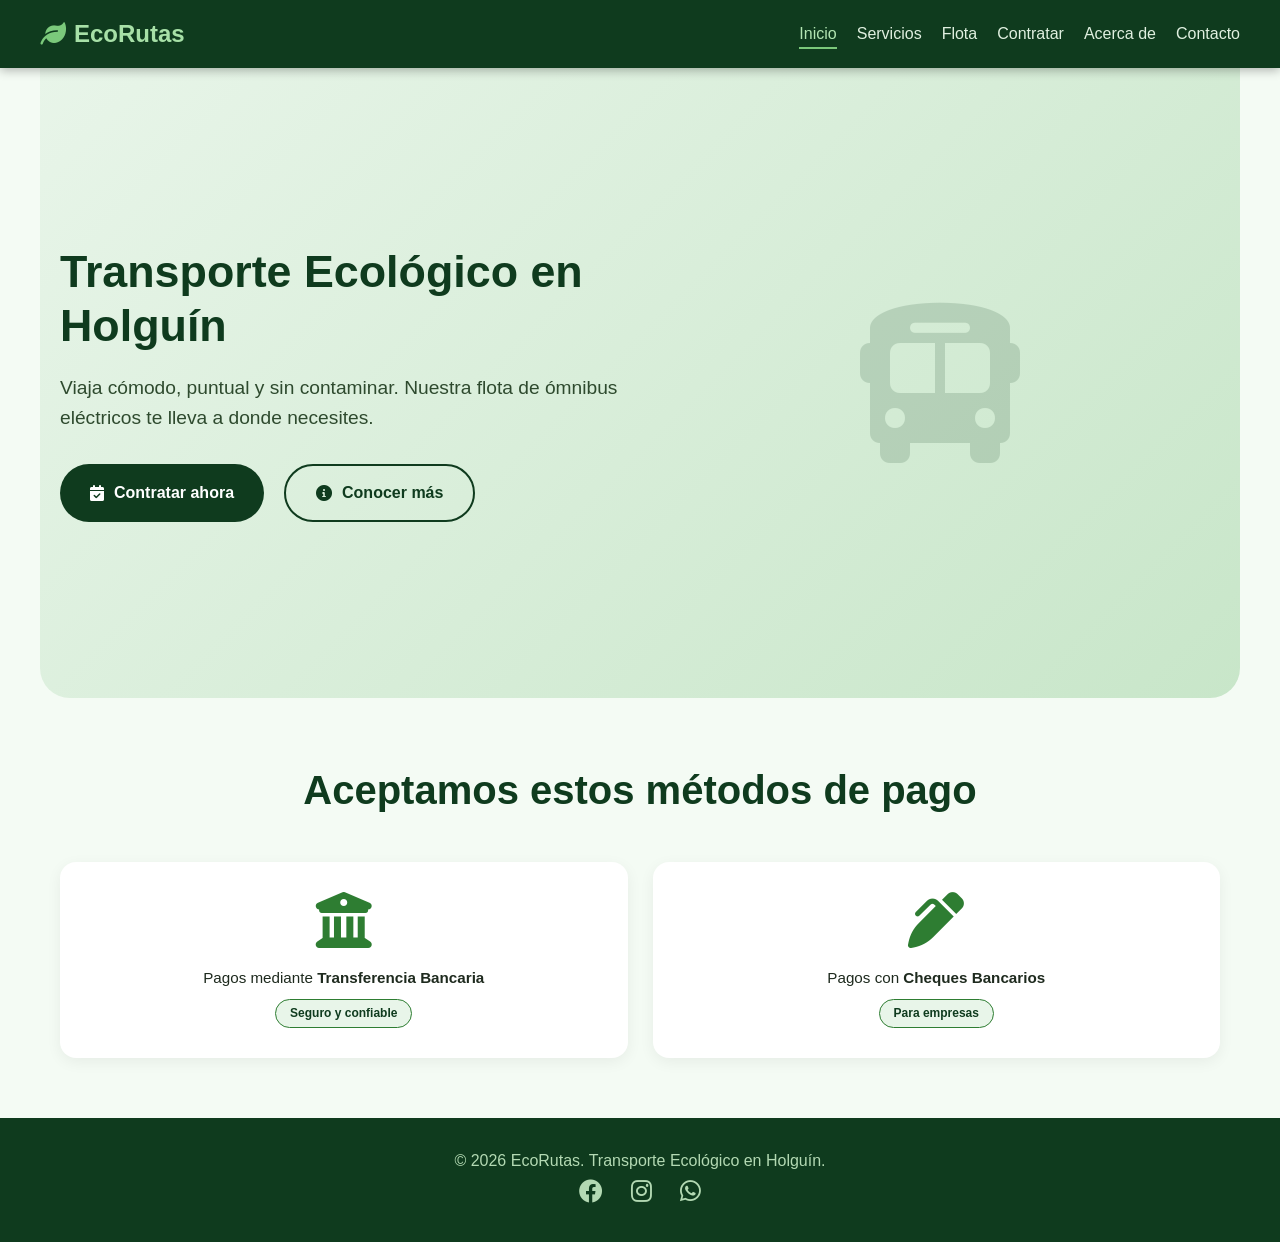
<file: index.html>
<!DOCTYPE html>
<html lang="es">
<head>
    <meta charset="UTF-8" />
    <meta name="viewport" content="width=device-width, initial-scale=1.0" />
    <title>EcoRutas - Inicio</title>
    <link rel="stylesheet" href="estilo.css" />
    <link rel="stylesheet" href="https://cdnjs.cloudflare.com/ajax/libs/font-awesome/6.0.0-beta3/css/all.min.css" />
</head>
<body>
    <!-- ENCABEZADO / NAVEGACIÓN -->
    <header>
        <nav class="navbar">
            <div class="logo">
                <i class="fas fa-leaf"></i>
                <span>EcoRutas</span>
            </div>
            <ul class="nav-links">
                <li><a href="index.html" class="active">Inicio</a></li>
                <li><a href="servicios.html">Servicios</a></li>
                <li><a href="flota.html">Flota</a></li>
                <li><a href="contratar.html">Contratar</a></li>
                <li><a href="acerca.html">Acerca de</a></li>
                <li><a href="contacto.html">Contacto</a></li>
            </ul>
            <div class="hamburger" id="hamburger">
                <i class="fas fa-bars"></i>
            </div>
        </nav>
    </header>

    <!-- SECCIÓN HERO -->
    <section class="hero">
        <div class="hero-content">
            <h1>Transporte Ecológico en Holguín</h1>
            <p>
                Viaja cómodo, puntual y sin contaminar. Nuestra flota de
                ómnibus eléctricos te lleva a donde necesites.
            </p>
            <div class="hero-buttons">
                <a href="contratar.html" class="btn btn-primary">
                    <i class="fas fa-calendar-check"></i> Contratar ahora
                </a>
                <a href="acerca.html" class="btn btn-secondary">
                    <i class="fas fa-info-circle"></i> Conocer más
                </a>
            </div>
        </div>
        <div class="hero-image">
            <i class="fas fa-bus icon-bus"></i>
        </div>
    </section>

    <!-- SECCIÓN MÉTODOS DE PAGO (Actualizada) -->
    <section class="pagos">
        <h2>Aceptamos estos métodos de pago</h2>
        <div class="pagos-grid">
            <div class="pago-card">
                <i class="fas fa-university icono-pago"></i>
                <p>Pagos mediante <strong>Transferencia Bancaria</strong></p>
                <span class="badge-pago">Seguro y confiable</span>
            </div>
            <div class="pago-card">
                <i class="fas fa-pen-alt icono-pago"></i>
                <p>Pagos con <strong>Cheques Bancarios</strong></p>
                <span class="badge-pago">Para empresas</span>
            </div>
        </div>
    </section>

    <!-- PIE DE PÁGINA -->
    <footer>
        <p>&copy; 2026 EcoRutas. Transporte Ecológico en Holguín.</p>
        <div class="social">
            <a href="#"><i class="fab fa-facebook"></i></a>
            <a href="#"><i class="fab fa-instagram"></i></a>
            <a href="#"><i class="fab fa-whatsapp"></i></a>
        </div>
    </footer>

    <script src="script.js"></script>
</body>
</html>
</file>
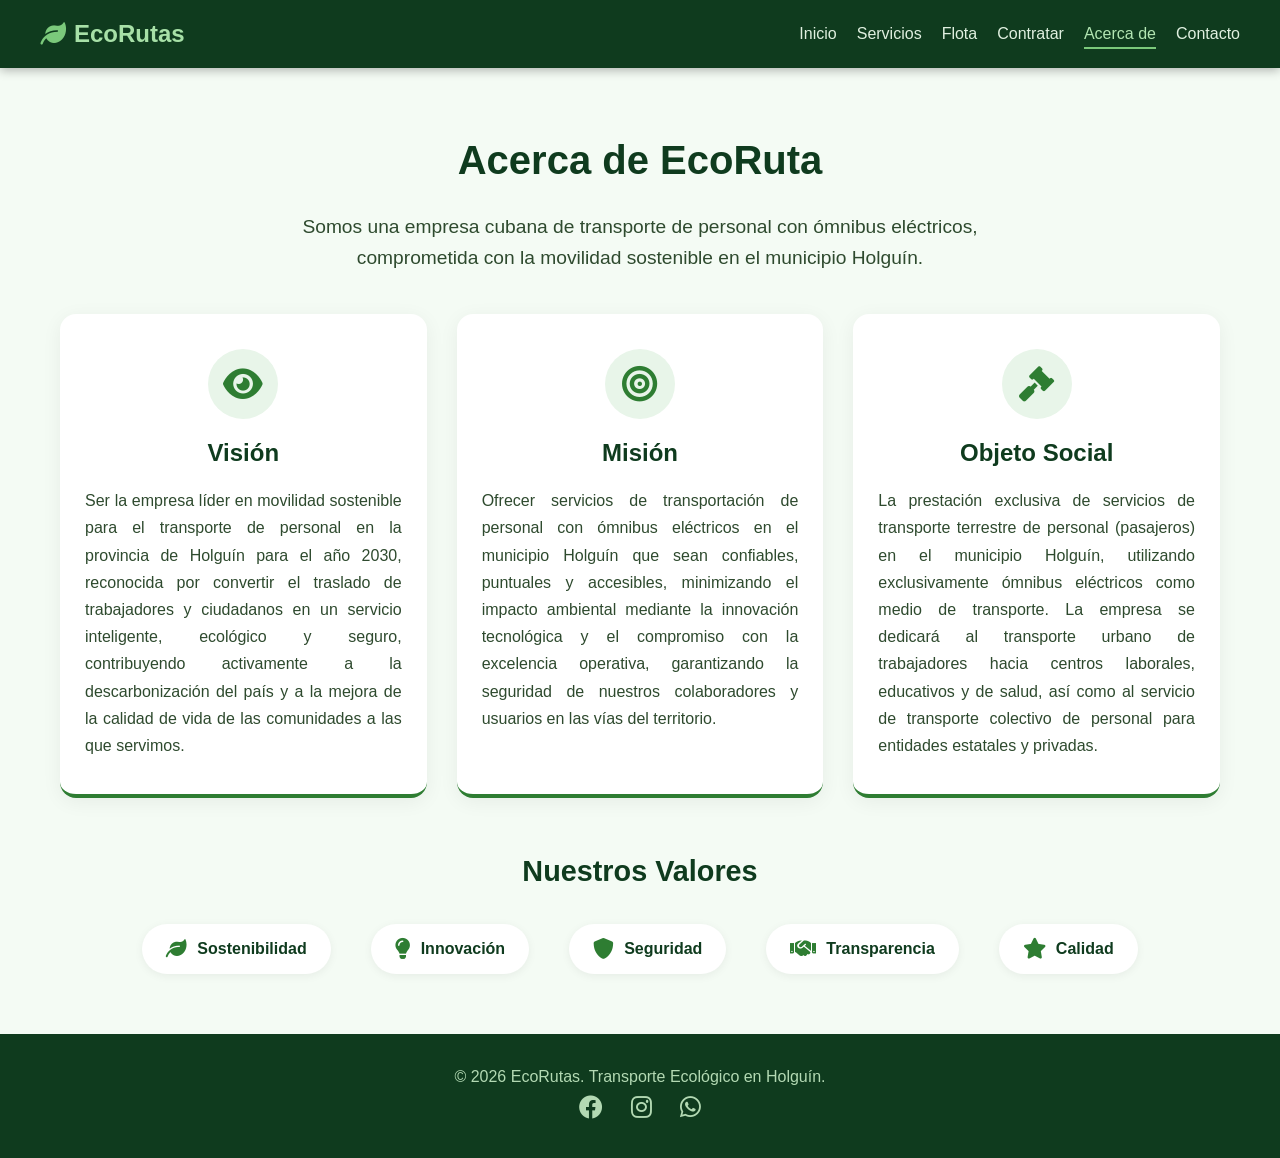
<file: acerca.html>
<!DOCTYPE html>
<html lang="es">
<head>
    <meta charset="UTF-8" />
    <meta name="viewport" content="width=device-width, initial-scale=1.0" />
    <title>EcoRuta - Acerca de Nosotros</title>
    <link rel="stylesheet" href="estilo.css" />
    <link rel="stylesheet" href="https://cdnjs.cloudflare.com/ajax/libs/font-awesome/6.0.0-beta3/css/all.min.css" />
</head>
<body>
    <!-- ENCABEZADO / NAVEGACIÓN -->
    <header>
        <nav class="navbar">
            <div class="logo">
                <i class="fas fa-leaf"></i>
                <span>EcoRutas</span>
            </div>
            <ul class="nav-links">
                <li><a href="index.html">Inicio</a></li>
                <li><a href="servicios.html">Servicios</a></li>
                <li><a href="flota.html">Flota</a></li>
                <li><a href="contratar.html">Contratar</a></li>
                <li><a href="acerca.html" class="active">Acerca de</a></li>
                <li><a href="contacto.html">Contacto</a></li>
            </ul>
            <div class="hamburger" id="hamburger">
                <i class="fas fa-bars"></i>
            </div>
        </nav>
    </header>

    <!-- SECCIÓN ACERCA DE NOSOTROS -->
    <section class="acerca">
        <h2>Acerca de EcoRuta</h2>
        <p class="acerca-intro">
            Somos una empresa cubana de transporte de personal con ómnibus eléctricos,
            comprometida con la movilidad sostenible en el municipio Holguín.
        </p>

        <div class="acerca-grid">
            <!-- VISIÓN -->
            <div class="acerca-card">
                <div class="acerca-icon">
                    <i class="fas fa-eye"></i>
                </div>
                <h3>Visión</h3>
                <p>
                    Ser la empresa líder en movilidad sostenible para el transporte de personal
                    en la provincia de Holguín para el año 2030, reconocida por convertir el
                    traslado de trabajadores y ciudadanos en un servicio inteligente, ecológico
                    y seguro, contribuyendo activamente a la descarbonización del país y a la
                    mejora de la calidad de vida de las comunidades a las que servimos.
                </p>
            </div>

            <!-- MISIÓN -->
            <div class="acerca-card">
                <div class="acerca-icon">
                    <i class="fas fa-bullseye"></i>
                </div>
                <h3>Misión</h3>
                <p>
                    Ofrecer servicios de transportación de personal con ómnibus eléctricos en
                    el municipio Holguín que sean confiables, puntuales y accesibles,
                    minimizando el impacto ambiental mediante la innovación tecnológica y el
                    compromiso con la excelencia operativa, garantizando la seguridad de
                    nuestros colaboradores y usuarios en las vías del territorio.
                </p>
            </div>

            <!-- OBJETO SOCIAL -->
            <div class="acerca-card">
                <div class="acerca-icon">
                    <i class="fas fa-gavel"></i>
                </div>
                <h3>Objeto Social</h3>
                <p>
                    La prestación exclusiva de servicios de transporte terrestre de personal
                    (pasajeros) en el municipio Holguín, utilizando exclusivamente ómnibus
                    eléctricos como medio de transporte. La empresa se dedicará al transporte
                    urbano de trabajadores hacia centros laborales, educativos y de salud,
                    así como al servicio de transporte colectivo de personal para entidades
                    estatales y privadas.
                </p>
            </div>
        </div>

        <!-- VALORES (Opcional - añade valor a la sección) -->
        <div style="margin-top: 50px; text-align: center;">
            <h3 style="color: #0f3b1e; margin-bottom: 30px; font-size: 1.8rem;">Nuestros Valores</h3>
            <div class="valores-grid">
                <div class="valor-item">
                    <i class="fas fa-leaf"></i>
                    <span>Sostenibilidad</span>
                </div>
                <div class="valor-item">
                    <i class="fas fa-lightbulb"></i>
                    <span>Innovación</span>
                </div>
                <div class="valor-item">
                    <i class="fas fa-shield-alt"></i>
                    <span>Seguridad</span>
                </div>
                <div class="valor-item">
                    <i class="fas fa-handshake"></i>
                    <span>Transparencia</span>
                </div>
                <div class="valor-item">
                    <i class="fas fa-star"></i>
                    <span>Calidad</span>
                </div>
            </div>
        </div>
    </section>

    <!-- PIE DE PÁGINA -->
    <footer>
        <p>&copy; 2026 EcoRutas. Transporte Ecológico en Holguín.</p>
        <div class="social">
            <a href="#"><i class="fab fa-facebook"></i></a>
            <a href="#"><i class="fab fa-instagram"></i></a>
            <a href="#"><i class="fab fa-whatsapp"></i></a>
        </div>
    </footer>

    <script src="script.js"></script>
</body>
</html>
</file>
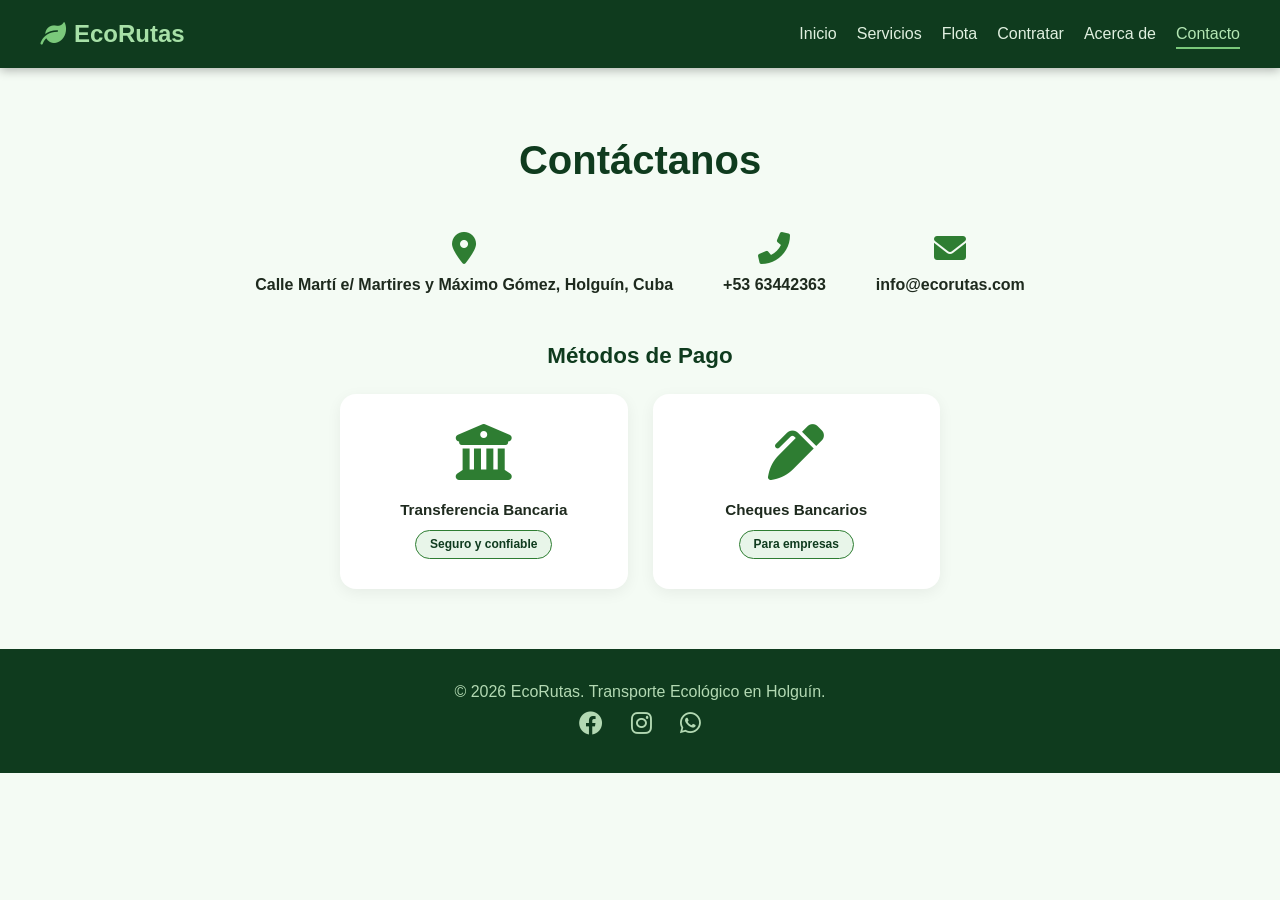
<file: contacto.html>
<!DOCTYPE html>
<html lang="es">
<head>
    <meta charset="UTF-8" />
    <meta name="viewport" content="width=device-width, initial-scale=1.0" />
    <title>EcoRutas - Contacto</title>
    <link rel="stylesheet" href="estilo.css" />
    <link rel="stylesheet" href="https://cdnjs.cloudflare.com/ajax/libs/font-awesome/6.0.0-beta3/css/all.min.css" />
</head>
<body>
    <header>
        <nav class="navbar">
            <div class="logo">
                <i class="fas fa-leaf"></i>
                <span>EcoRutas</span>
            </div>
            <ul class="nav-links">
                <li><a href="index.html">Inicio</a></li>
                <li><a href="servicios.html">Servicios</a></li>
                <li><a href="flota.html">Flota</a></li>
                <li><a href="contratar.html">Contratar</a></li>
                <li><a href="acerca.html">Acerca de</a></li>
                <li><a href="contacto.html" class="active">Contacto</a></li>
            </ul>
            <div class="hamburger" id="hamburger">
                <i class="fas fa-bars"></i>
            </div>
        </nav>
    </header>

    <section class="contacto">
        <h2>Contáctanos</h2>
        <div class="contacto-info">
            <div>
                <i class="fas fa-map-marker-alt"></i>
                <p><strong>Calle Martí e/ Martires y Máximo Gómez, Holguín, Cuba</strong></p>
            </div>
            <div>
                <i class="fas fa-phone-alt"></i>
                <p><strong>+53 63442363</strong></p>
            </div>
            <div>
                <i class="fas fa-envelope"></i>
                <p><strong>info@ecorutas.com</strong></p>
            </div>
        </div>

        <!-- Métodos de pago en contacto (ACTUALIZADO) -->
        <div style="margin-top: 40px; text-align: center;">
            <h3 style="color: #0f3b1e; margin-bottom: 20px;">Métodos de Pago</h3>
            <div class="pagos-grid" style="max-width: 600px; margin: 0 auto;">
                <div class="pago-card">
                    <i class="fas fa-university icono-pago"></i>
                    <p><strong>Transferencia Bancaria</strong></p>
                    <span class="badge-pago">Seguro y confiable</span>
                </div>
                <div class="pago-card">
                    <i class="fas fa-pen-alt icono-pago"></i>
                    <p><strong>Cheques Bancarios</strong></p>
                    <span class="badge-pago">Para empresas</span>
                </div>
            </div>
        </div>
    </section>

    <footer>
        <p>&copy; 2026 EcoRutas. Transporte Ecológico en Holguín.</p>
        <div class="social">
            <a href="#"><i class="fab fa-facebook"></i></a>
            <a href="#"><i class="fab fa-instagram"></i></a>
            <a href="#"><i class="fab fa-whatsapp"></i></a>
        </div>
    </footer>

    <script src="script.js"></script>
</body>
</html>
</file>
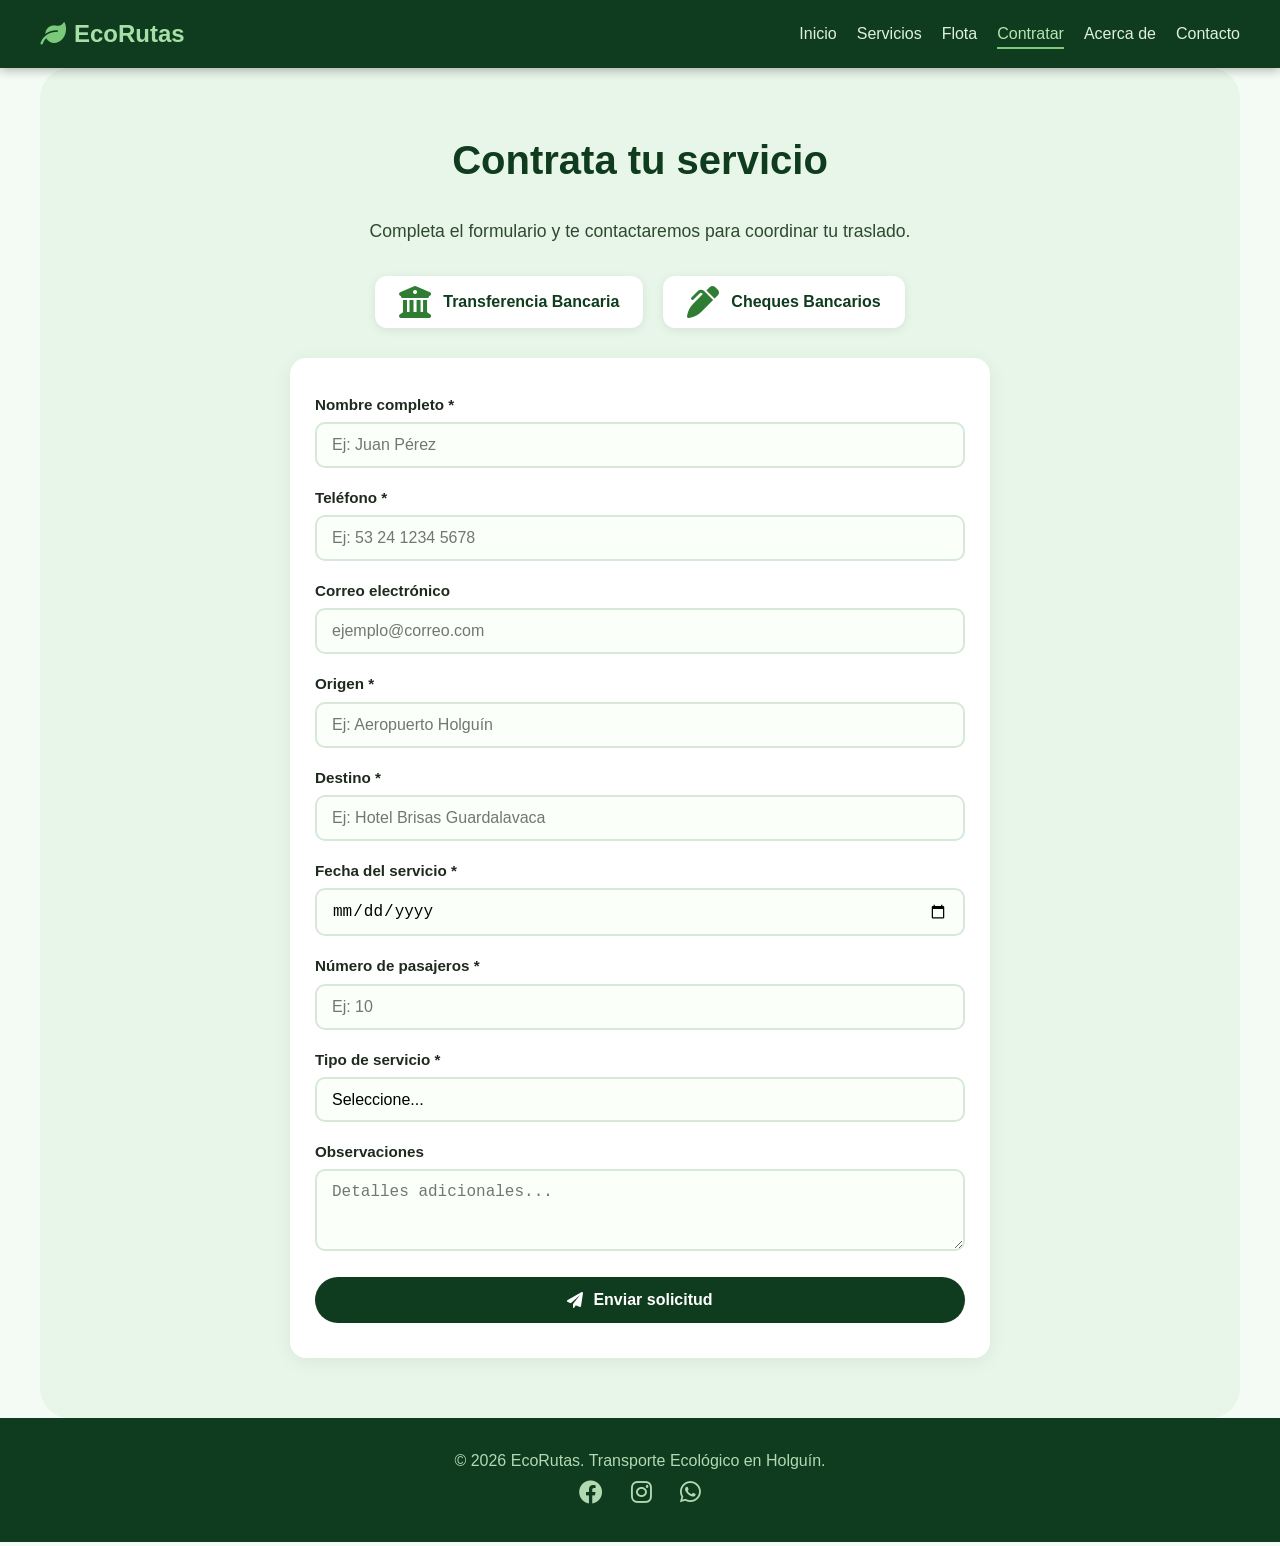
<file: contratar.html>
<!DOCTYPE html>
<html lang="es">
<head>
    <meta charset="UTF-8" />
    <meta name="viewport" content="width=device-width, initial-scale=1.0" />
    <title>EcoRutas - Contratar</title>
    <link rel="stylesheet" href="estilo.css" />
    <link rel="stylesheet" href="https://cdnjs.cloudflare.com/ajax/libs/font-awesome/6.0.0-beta3/css/all.min.css" />
</head>
<body>
    <header>
        <nav class="navbar">
            <div class="logo">
                <i class="fas fa-leaf"></i>
                <span>EcoRutas</span>
            </div>
            <ul class="nav-links">
                <li><a href="index.html">Inicio</a></li>
                <li><a href="servicios.html">Servicios</a></li>
                <li><a href="flota.html">Flota</a></li>
                <li><a href="contratar.html" class="active">Contratar</a></li>
                <li><a href="acerca.html">Acerca de</a></li>
                <li><a href="contacto.html">Contacto</a></li>
            </ul>
            <div class="hamburger" id="hamburger">
                <i class="fas fa-bars"></i>
            </div>
        </nav>
    </header>

    <section class="contratar">
        <h2>Contrata tu servicio</h2>
        
        <!-- TEXTO CORREGIDO: alineado a la izquierda y con mejor espaciado -->
        <p class="contratar-descripcion">
            Completa el formulario y te contactaremos para coordinar tu traslado.
        </p>

        <!-- Métodos de pago destacados -->
        <div class="metodos-pago-destacados">
            <div class="metodo-pago-item">
                <i class="fas fa-university" style="font-size: 2rem; color: #2e7d32;"></i>
                <span><strong>Transferencia Bancaria</strong></span>
            </div>
            <div class="metodo-pago-item">
                <i class="fas fa-pen-alt" style="font-size: 2rem; color: #2e7d32;"></i>
                <span><strong>Cheques Bancarios</strong></span>
            </div>
        </div>

        <form id="contrato-form">
            <div class="form-group">
                <label for="nombre">Nombre completo *</label>
                <input type="text" id="nombre" placeholder="Ej: Juan Pérez" required />
            </div>
            <div class="form-group">
                <label for="telefono">Teléfono *</label>
                <input type="text" id="telefono" placeholder="Ej: 53 24 1234 5678" required />
            </div>
            <div class="form-group">
                <label for="email">Correo electrónico</label>
                <input type="email" id="email" placeholder="ejemplo@correo.com" />
            </div>
            <div class="form-group">
                <label for="origen">Origen *</label>
                <input type="text" id="origen" placeholder="Ej: Aeropuerto Holguín" required />
            </div>
            <div class="form-group">
                <label for="destino">Destino *</label>
                <input type="text" id="destino" placeholder="Ej: Hotel Brisas Guardalavaca" required />
            </div>
            <div class="form-group">
                <label for="fecha">Fecha del servicio *</label>
                <input type="date" id="fecha" required />
            </div>
            <div class="form-group">
                <label for="pasajeros">Número de pasajeros *</label>
                <input type="number" id="pasajeros" min="1" max="40" placeholder="Ej: 10" required />
            </div>
            <div class="form-group">
                <label for="tipo">Tipo de servicio *</label>
                <select id="tipo" required>
                    <option value="">Seleccione...</option>
                    <option value="corporativo">Corporativo (USD)</option>
                    <option value="empresarial">Empresarial (CUP)</option>
                    <option value="grupo">Grupo</option>
                </select>
            </div>
            <div class="form-group">
                <label for="mensaje">Observaciones</label>
                <textarea id="mensaje" rows="3" placeholder="Detalles adicionales..."></textarea>
            </div>
            <button type="submit" class="btn btn-primary btn-full">
                <i class="fas fa-paper-plane"></i> Enviar solicitud
            </button>
        </form>

        <div id="mensaje-confirmacion" style="display: none; margin-top: 20px; padding: 15px; background: #d4edda; color: #155724; border-radius: 8px;">
            <i class="fas fa-check-circle"></i> ¡Solicitud enviada! Te contactaremos pronto.
        </div>
    </section>

    <footer>
        <p>&copy; 2026 EcoRutas. Transporte Ecológico en Holguín.</p>
        <div class="social">
            <a href="#"><i class="fab fa-facebook"></i></a>
            <a href="#"><i class="fab fa-instagram"></i></a>
            <a href="#"><i class="fab fa-whatsapp"></i></a>
        </div>
    </footer>

    <script src="script.js"></script>
</body>
</html>
</file>
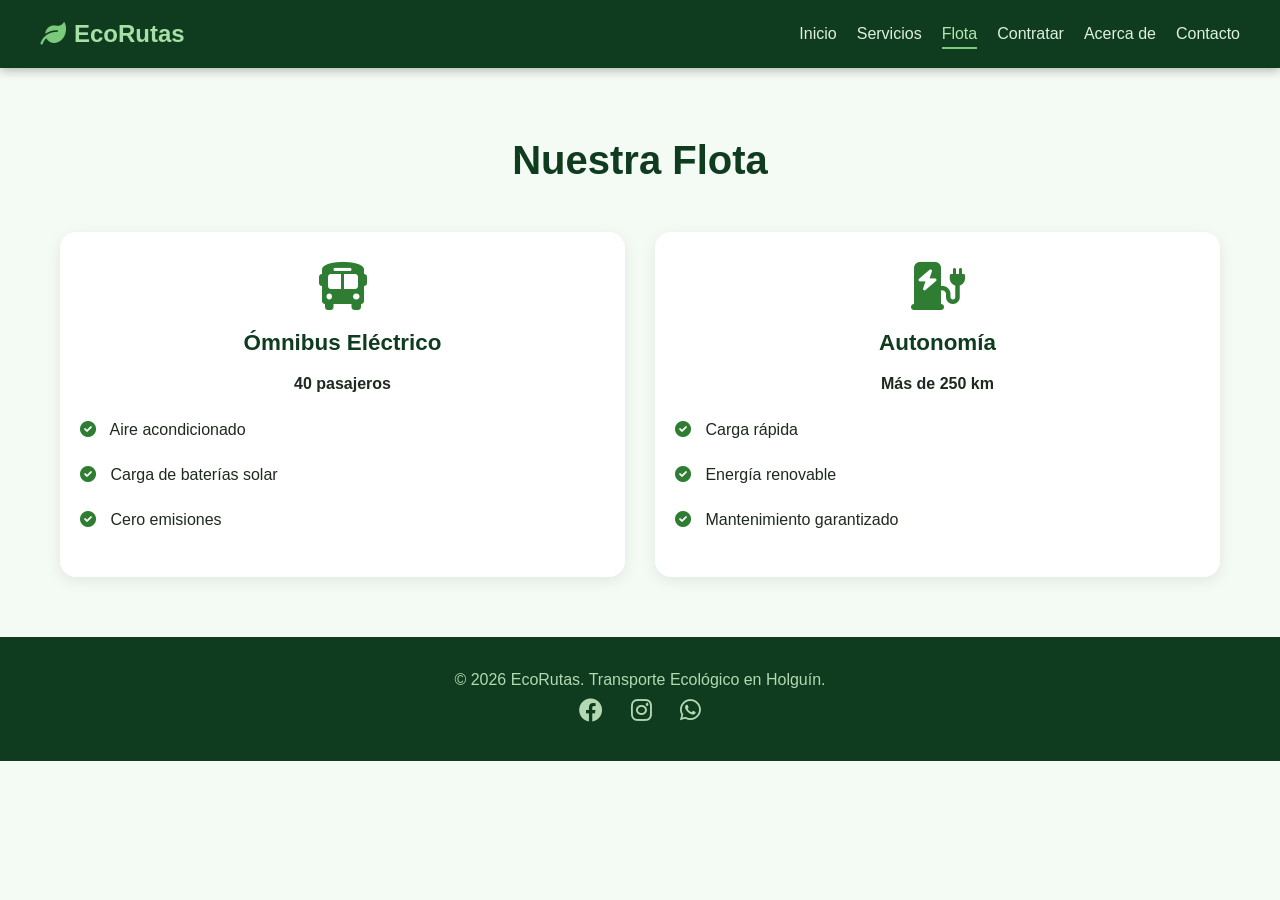
<file: flota.html>
<!DOCTYPE html>
<html lang="es">
<head>
    <meta charset="UTF-8" />
    <meta name="viewport" content="width=device-width, initial-scale=1.0" />
    <title>EcoRutas - Flota</title>
    <link rel="stylesheet" href="estilo.css" />
    <link rel="stylesheet" href="https://cdnjs.cloudflare.com/ajax/libs/font-awesome/6.0.0-beta3/css/all.min.css" />
</head>
<body>
    <header>
        <nav class="navbar">
            <div class="logo">
                <i class="fas fa-leaf"></i>
                <span>EcoRutas</span>
            </div>
            <ul class="nav-links">
                <li><a href="index.html">Inicio</a></li>
                <li><a href="servicios.html">Servicios</a></li>
                <li><a href="flota.html" class="active">Flota</a></li>
                <li><a href="contratar.html">Contratar</a></li>
                <li><a href="acerca.html">Acerca de</a></li>
                <li><a href="contacto.html">Contacto</a></li>
            </ul>
            <div class="hamburger" id="hamburger">
                <i class="fas fa-bars"></i>
            </div>
        </nav>
    </header>

    <section class="flota">
        <h2>Nuestra Flota</h2>
        <div class="flota-container">
            <div class="flota-item">
                <i class="fas fa-bus"></i>
                <h3>Ómnibus Eléctrico</h3>
                <p><strong>40 pasajeros</strong></p>
                <ul>
                    <li><i class="fas fa-check-circle"></i> Aire acondicionado</li>
                    <li><i class="fas fa-check-circle"></i> Carga de baterías solar</li>
                    <li><i class="fas fa-check-circle"></i> Cero emisiones</li>
                </ul>
            </div>
            <div class="flota-item">
                <i class="fas fa-charging-station"></i>
                <h3>Autonomía</h3>
                <p><strong>Más de 250 km</strong></p>
                <ul>
                    <li><i class="fas fa-check-circle"></i> Carga rápida</li>
                    <li><i class="fas fa-check-circle"></i> Energía renovable</li>
                    <li><i class="fas fa-check-circle"></i> Mantenimiento garantizado</li>
                </ul>
            </div>
        </div>
    </section>

    <footer>
        <p>&copy; 2026 EcoRutas. Transporte Ecológico en Holguín.</p>
        <div class="social">
            <a href="#"><i class="fab fa-facebook"></i></a>
            <a href="#"><i class="fab fa-instagram"></i></a>
            <a href="#"><i class="fab fa-whatsapp"></i></a>
        </div>
    </footer>

    <script src="script.js"></script>
</body>
</html>
</file>
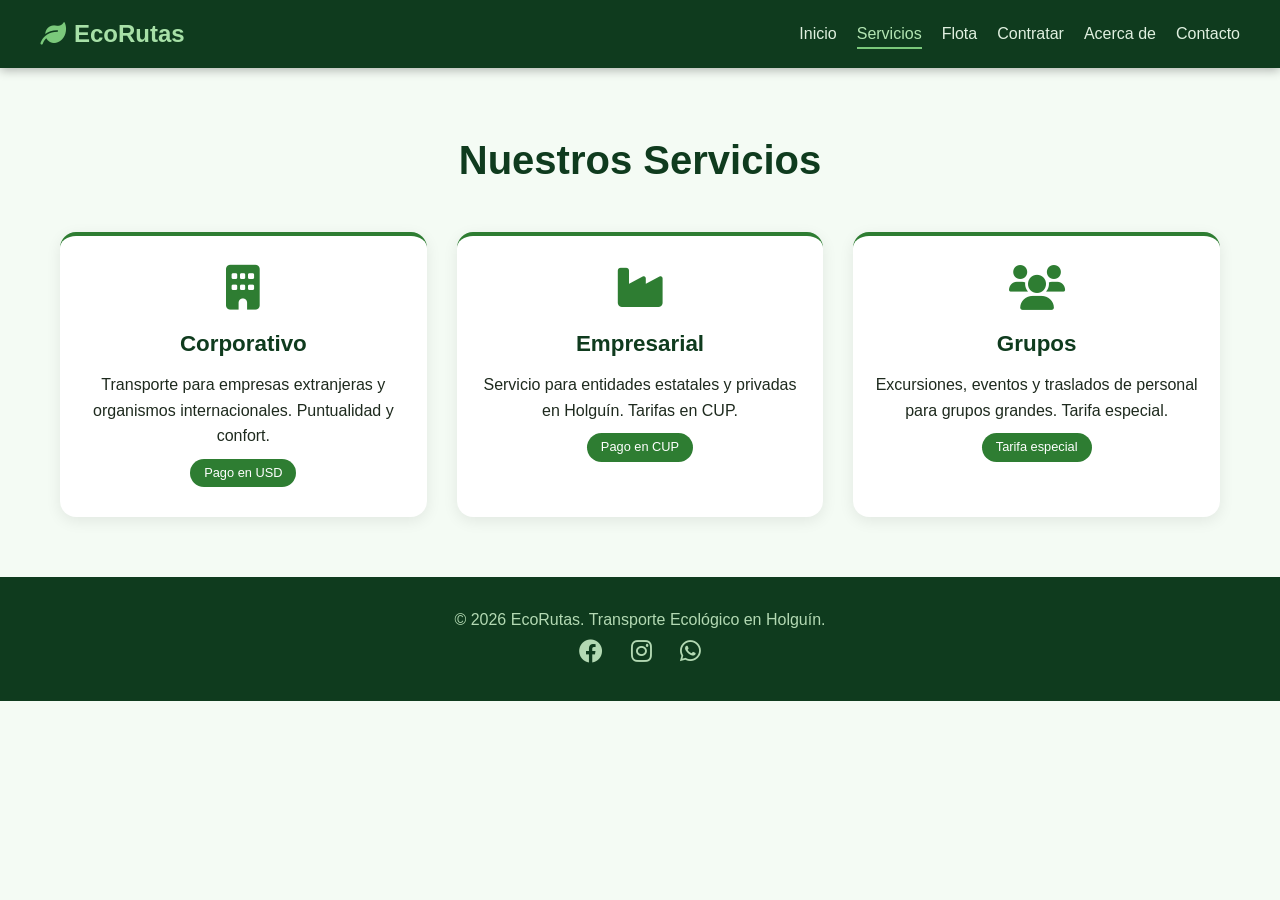
<file: servicios.html>
<!DOCTYPE html>
<html lang="es">
<head>
    <meta charset="UTF-8" />
    <meta name="viewport" content="width=device-width, initial-scale=1.0" />
    <title>EcoRutas - Servicios</title>
    <link rel="stylesheet" href="estilo.css" />
    <link rel="stylesheet" href="https://cdnjs.cloudflare.com/ajax/libs/font-awesome/6.0.0-beta3/css/all.min.css" />
</head>
<body>
    <header>
        <nav class="navbar">
            <div class="logo">
                <i class="fas fa-leaf"></i>
                <span>EcoRutas</span>
            </div>
            <ul class="nav-links">
                <li><a href="index.html">Inicio</a></li>
                <li><a href="servicios.html" class="active">Servicios</a></li>
                <li><a href="flota.html">Flota</a></li>
                <li><a href="contratar.html">Contratar</a></li>
                <li><a href="acerca.html">Acerca de</a></li>
                <li><a href="contacto.html">Contacto</a></li>
            </ul>
            <div class="hamburger" id="hamburger">
                <i class="fas fa-bars"></i>
            </div>
        </nav>
    </header>

    <section class="servicios">
        <h2>Nuestros Servicios</h2>
        <div class="servicios-grid">
            <div class="servicio-card">
                <i class="fas fa-building"></i>
                <h3>Corporativo</h3>
                <p>Transporte para empresas extranjeras y organismos internacionales. Puntualidad y confort.</p>
                <span class="badge">Pago en USD</span>
            </div>
            <div class="servicio-card">
                <i class="fas fa-industry"></i>
                <h3>Empresarial</h3>
                <p>Servicio para entidades estatales y privadas en Holguín. Tarifas en CUP.</p>
                <span class="badge">Pago en CUP</span>
            </div>
            <div class="servicio-card">
                <i class="fas fa-users"></i>
                <h3>Grupos</h3>
                <p>Excursiones, eventos y traslados de personal para grupos grandes. Tarifa especial.</p>
                <span class="badge">Tarifa especial</span>
            </div>
        </div>
    </section>

    <footer>
        <p>&copy; 2026 EcoRutas. Transporte Ecológico en Holguín.</p>
        <div class="social">
            <a href="#"><i class="fab fa-facebook"></i></a>
            <a href="#"><i class="fab fa-instagram"></i></a>
            <a href="#"><i class="fab fa-whatsapp"></i></a>
        </div>
    </footer>

    <script src="script.js"></script>
</body>
</html>
</file>
<file: estilo.css>
/* ============================================================
   RESET Y BASE
   ============================================================ */
* {
    margin: 0;
    padding: 0;
    box-sizing: border-box;
    scroll-behavior: smooth;
}

body {
    font-family: 'Segoe UI', Tahoma, Geneva, Verdana, sans-serif;
    background: #f4fbf4;
    color: #1e2a1e;
    line-height: 1.6;
}

a {
    text-decoration: none;
    color: inherit;
}

ul {
    list-style: none;
}

/* ============================================================
   NAVBAR
   ============================================================ */
header {
    background: #0f3b1e;
    padding: 15px 20px;
    position: sticky;
    top: 0;
    z-index: 1000;
    box-shadow: 0 2px 10px rgba(0, 0, 0, 0.3);
}

.navbar {
    display: flex;
    justify-content: space-between;
    align-items: center;
    max-width: 1200px;
    margin: 0 auto;
}

.logo {
    display: flex;
    align-items: center;
    gap: 8px;
    color: #a7e0a7;
    font-size: 1.5rem;
    font-weight: bold;
}

.logo i {
    font-size: 1.6rem;
    color: #7bc97b;
}

.nav-links {
    display: flex;
    gap: 20px;
}

.nav-links a {
    color: #e0f0e0;
    font-weight: 500;
    transition: color 0.3s;
    font-size: 1rem;
    padding: 5px 0;
}

.nav-links a:hover,
.nav-links a.active {
    color: #b3e6b3;
    border-bottom: 2px solid #7bc97b;
}

.hamburger {
    display: none;
    font-size: 1.8rem;
    color: #e0f0e0;
    cursor: pointer;
}

/* ============================================================
   BOTONES
   ============================================================ */
.btn {
    display: inline-flex;
    align-items: center;
    gap: 10px;
    padding: 14px 30px;
    border-radius: 50px;
    font-weight: 600;
    font-size: 1rem;
    border: none;
    cursor: pointer;
    transition: all 0.3s;
}

.btn-primary {
    background: #0f3b1e;
    color: #fff;
}

.btn-primary:hover {
    background: #1a5c2e;
    transform: scale(1.03);
}

.btn-secondary {
    background: transparent;
    color: #0f3b1e;
    border: 2px solid #0f3b1e;
}

.btn-secondary:hover {
    background: #0f3b1e;
    color: #fff;
}

.btn-full {
    width: 100%;
    justify-content: center;
}

/* ============================================================
   HERO
   ============================================================ */
.hero {
    display: flex;
    align-items: center;
    justify-content: space-between;
    padding: 60px 20px;
    max-width: 1200px;
    margin: 0 auto;
    min-height: 70vh;
    gap: 40px;
    background: linear-gradient(135deg, #e8f5e9, #c8e6c9);
    border-radius: 0 0 30px 30px;
}

.hero-content {
    flex: 1;
}

.hero-content h1 {
    font-size: 2.8rem;
    color: #0f3b1e;
    margin-bottom: 20px;
    line-height: 1.2;
}

.hero-content p {
    font-size: 1.2rem;
    color: #2e4a2e;
    margin-bottom: 30px;
}

.hero-buttons {
    display: flex;
    gap: 20px;
    flex-wrap: wrap;
}

.hero-image {
    flex: 1;
    display: flex;
    justify-content: center;
    align-items: center;
}

.icon-bus {
    font-size: 10rem;
    color: #0f3b1e;
    opacity: 0.15;
}

/* ============================================================
   SECCIONES GENERALES
   ============================================================ */
section {
    padding: 60px 20px;
    max-width: 1200px;
    margin: 0 auto;
}

h2 {
    font-size: 2.5rem;
    color: #0f3b1e;
    text-align: center;
    margin-bottom: 40px;
}

h3 {
    font-size: 1.4rem;
    color: #0f3b1e;
    margin-bottom: 10px;
}

/* ============================================================
   SERVICIOS
   ============================================================ */
.servicios-grid {
    display: grid;
    grid-template-columns: repeat(auto-fit, minmax(280px, 1fr));
    gap: 30px;
}

.servicio-card {
    background: #fff;
    padding: 30px 20px;
    border-radius: 16px;
    text-align: center;
    box-shadow: 0 4px 15px rgba(0, 0, 0, 0.08);
    transition: transform 0.3s;
    border-top: 4px solid #2e7d32;
}

.servicio-card:hover {
    transform: translateY(-8px);
}

.servicio-card i {
    font-size: 2.8rem;
    color: #2e7d32;
    margin-bottom: 15px;
}

.badge {
    display: inline-block;
    background: #2e7d32;
    color: #fff;
    font-size: 0.8rem;
    padding: 4px 14px;
    border-radius: 30px;
    margin-top: 10px;
}

/* ============================================================
   FLOTA
   ============================================================ */
.flota-container {
    display: grid;
    grid-template-columns: repeat(auto-fit, minmax(280px, 1fr));
    gap: 30px;
}

.flota-item {
    background: #fff;
    padding: 30px 20px;
    border-radius: 16px;
    text-align: center;
    box-shadow: 0 4px 15px rgba(0, 0, 0, 0.08);
}

.flota-item i {
    font-size: 3rem;
    color: #2e7d32;
    margin-bottom: 15px;
}

.flota-item ul {
    text-align: left;
    margin-top: 15px;
}

.flota-item ul li {
    padding: 5px 0;
}

.flota-item ul li i {
    font-size: 1rem;
    margin-right: 10px;
    color: #2e7d32;
}

/* ============================================================
   CONTRATAR (FORMULARIO)
   ============================================================ */
.contratar {
    background: #e8f5e9;
    border-radius: 30px;
    padding: 60px 20px;
}

/* Descripción del formulario - alineada a la izquierda */
.contratar-descripcion {
    text-align: center;
    justify-content: center;
    font-size: 1.1rem;
    color: #2e4a2e;
    max-width: 700px;
    margin: -15px auto 30px auto;
    padding: 0 10px;
    line-height: 1.6;
}

/* Métodos de pago destacados - mejor espaciado */
.metodos-pago-destacados {
    display: flex;
    justify-content: center;
    gap: 20px;
    flex-wrap: wrap;
    margin-bottom: 30px;
}

.metodo-pago-item {
    background: #fff;
    padding: 10px 24px;
    border-radius: 12px;
    box-shadow: 0 2px 10px rgba(0, 0, 0, 0.08);
    display: flex;
    align-items: center;
    gap: 12px;
    transition: transform 0.2s;
}

.metodo-pago-item:hover {
    transform: translateY(-3px);
}

.metodo-pago-item img {
    height: 35px;
    width: auto;
}

.metodo-pago-item i {
    font-size: 2rem;
    color: #2e7d32;
}

.metodo-pago-item span {
    font-size: 1rem;
    color: #0f3b1e;
}

#contrato-form {
    max-width: 700px;
    margin: 0 auto;
    background: #fff;
    padding: 35px 25px;
    border-radius: 16px;
    box-shadow: 0 4px 20px rgba(0, 0, 0, 0.06);
}

.form-group {
    margin-bottom: 18px;
}

.form-group label {
    display: block;
    font-weight: 600;
    margin-bottom: 5px;
    color: #1e2a1e;
    font-size: 0.95rem;
}

.form-group input,
.form-group select,
.form-group textarea {
    width: 100%;
    padding: 12px 15px;
    border: 2px solid #d8e8d8;
    border-radius: 10px;
    font-size: 1rem;
    transition: border 0.3s;
    background: #fafffa;
    -webkit-appearance: none;
    appearance: none;
}

.form-group input:focus,
.form-group select:focus,
.form-group textarea:focus {
    outline: none;
    border-color: #2e7d32;
}

/* ============================================================
   PAGOS (MÉTODOS DE PAGO)
   ============================================================ */
.pagos-grid {
    display: grid;
    grid-template-columns: repeat(auto-fit, minmax(200px, 1fr));
    gap: 25px;
    text-align: center;
}

.pago-card {
    background: #fff;
    padding: 30px 20px;
    border-radius: 16px;
    box-shadow: 0 4px 15px rgba(0, 0, 0, 0.06);
    display: flex;
    flex-direction: column;
    align-items: center;
    justify-content: center;
    min-height: 160px;
    transition: transform 0.3s;
}

.pago-card:hover {
    transform: translateY(-5px);
}

.pago-card p {
    margin-top: 8px;
    font-size: 0.95rem;
    text-align: center;
}

/* ============================================================
   NUEVOS MÉTODOS DE PAGO: TRANSFERENCIA Y CHEQUES
   ============================================================ */
.icono-pago {
    font-size: 3.5rem;
    color: #2e7d32;
    margin-bottom: 10px;
    display: block;
}

.badge-pago {
    display: inline-block;
    background: #e8f5e9;
    color: #0f3b1e;
    font-size: 0.75rem;
    padding: 4px 14px;
    border-radius: 30px;
    margin-top: 8px;
    font-weight: 600;
    border: 1px solid #2e7d32;
}

/* ============================================================
   CONTACTO
   ============================================================ */
.contacto-info {
    display: flex;
    justify-content: center;
    gap: 50px;
    flex-wrap: wrap;
    text-align: center;
}

.contacto-info div i {
    font-size: 2rem;
    color: #2e7d32;
    margin-bottom: 8px;
}

/* ============================================================
   ACERCA DE NOSOTROS
   ============================================================ */
.acerca {
    padding: 60px 20px;
    max-width: 1200px;
    margin: 0 auto;
}

.acerca-intro {
    text-align: center;
    font-size: 1.2rem;
    color: #2e4a2e;
    max-width: 800px;
    margin: -20px auto 40px auto;
}

.acerca-grid {
    display: grid;
    grid-template-columns: repeat(auto-fit, minmax(300px, 1fr));
    gap: 30px;
}

.acerca-card {
    background: #fff;
    padding: 35px 25px;
    border-radius: 16px;
    box-shadow: 0 4px 20px rgba(0, 0, 0, 0.06);
    text-align: center;
    border-bottom: 4px solid #2e7d32;
    transition: transform 0.3s;
}

.acerca-card:hover {
    transform: translateY(-6px);
}

.acerca-icon {
    display: flex;
    justify-content: center;
    align-items: center;
    width: 70px;
    height: 70px;
    background: #e8f5e9;
    border-radius: 50%;
    margin: 0 auto 15px auto;
}

.acerca-icon i {
    font-size: 2.2rem;
    color: #2e7d32;
}

.acerca-card h3 {
    font-size: 1.5rem;
    color: #0f3b1e;
    margin-bottom: 15px;
}

.acerca-card p {
    font-size: 1rem;
    color: #2e4a2e;
    line-height: 1.7;
    text-align: justify;
}

/* ============================================================
   VALORES
   ============================================================ */
.valores-grid {
    display: flex;
    justify-content: center;
    flex-wrap: wrap;
    gap: 20px 40px;
}

.valor-item {
    display: flex;
    align-items: center;
    gap: 10px;
    background: #fff;
    padding: 12px 24px;
    border-radius: 50px;
    box-shadow: 0 2px 10px rgba(0, 0, 0, 0.06);
    font-weight: 600;
    color: #0f3b1e;
}

.valor-item i {
    font-size: 1.3rem;
    color: #2e7d32;
}

/* ============================================================
   FOOTER
   ============================================================ */
footer {
    background: #0f3b1e;
    color: #b3d9b3;
    text-align: center;
    padding: 30px 20px;
}

footer .social a {
    color: #b3d9b3;
    font-size: 1.5rem;
    margin: 0 12px;
    transition: color 0.3s;
}

footer .social a:hover {
    color: #7bc97b;
}

/* ============================================================
   RESPONSIVE: MÓVILES Y TABLETS
   ============================================================ */

@media (max-width: 768px) {
    /* Menú hamburguesa */
    .nav-links {
        display: none;
        flex-direction: column;
        background: #0f3b1e;
        padding: 20px;
        border-radius: 12px;
        position: absolute;
        top: 70px;
        right: 15px;
        width: 200px;
        gap: 12px;
        box-shadow: 0 4px 15px rgba(0, 0, 0, 0.3);
    }

    .nav-links.active {
        display: flex;
    }

    .hamburger {
        display: block;
    }

    /* Hero en una columna */
    .hero {
        flex-direction: column;
        text-align: center;
        padding: 40px 20px;
        min-height: auto;
        gap: 20px;
    }

    .hero-content h1 {
        font-size: 2rem;
    }

    .hero-content p {
        font-size: 1rem;
    }

    .hero-buttons {
        justify-content: center;
        flex-direction: column;
        align-items: center;
    }

    .btn {
        width: 100%;
        justify-content: center;
        padding: 12px 20px;
        font-size: 0.95rem;
    }

    .icon-bus {
        font-size: 5rem;
    }

    /* Secciones */
    section {
        padding: 40px 15px;
    }

    h2 {
        font-size: 1.8rem;
        margin-bottom: 25px;
    }

    .contratar {
        padding: 40px 15px;
        border-radius: 20px;
    }

    #contrato-form {
        padding: 25px 18px;
    }

    /* Tarjetas en una columna */
    .servicios-grid,
    .flota-container,
    .acerca-grid {
        grid-template-columns: 1fr;
        gap: 20px;
    }

    .pagos-grid {
        grid-template-columns: 1fr 1fr;
        gap: 15px;
    }

    /* Logos de pago */
    .icono-pago {
        font-size: 2.8rem;
    }

    .pago-card {
        min-height: 140px;
        padding: 20px 15px;
    }

    .badge-pago {
        font-size: 0.7rem;
        padding: 3px 12px;
    }

    /* Contacto en columna */
    .contacto-info {
        flex-direction: column;
        gap: 20px;
    }

    /* Acerca de */
    .acerca-card p {
        text-align: left;
    }

    .valores-grid {
        gap: 12px 20px;
    }

    .valor-item {
        padding: 10px 18px;
        font-size: 0.9rem;
    }

    .acerca-intro {
        font-size: 1rem;
        padding: 0 10px;
    }

    /* Contratar */
    .contratar-descripcion {
        text-align: left;
        font-size: 1rem;
        padding: 0 5px;
        margin: -10px auto 25px auto;
    }

    .metodos-pago-destacados {
        gap: 12px;
    }

    .metodo-pago-item {
        padding: 8px 16px;
        gap: 8px;
    }

    .metodo-pago-item img {
        height: 28px;
    }

    .metodo-pago-item i {
        font-size: 1.5rem;
    }

    .metodo-pago-item span {
        font-size: 0.9rem;
    }

    /* Footer */
    footer p {
        font-size: 0.9rem;
    }

    footer .social a {
        font-size: 1.3rem;
        margin: 0 10px;
    }
}

/* ============================================================
   RESPONSIVE: MÓVILES MUY PEQUEÑOS
   ============================================================ */
@media (max-width: 480px) {
    .logo {
        font-size: 1.2rem;
    }

    .logo i {
        font-size: 1.3rem;
    }

    .hero-content h1 {
        font-size: 1.6rem;
    }

    .hero-content p {
        font-size: 0.9rem;
    }

    .btn {
        font-size: 0.85rem;
        padding: 10px 16px;
    }

    h2 {
        font-size: 1.5rem;
    }

    .servicio-card h3 {
        font-size: 1.2rem;
    }

    .form-group input,
    .form-group select,
    .form-group textarea {
        padding: 10px 12px;
        font-size: 0.95rem;
    }

    .nav-links {
        width: 180px;
        right: 10px;
    }

    .pagos-grid {
        grid-template-columns: 1fr;
        gap: 12px;
    }

    .icono-pago {
        font-size: 2.2rem;
    }

    .pago-card {
        min-height: 120px;
        padding: 15px 10px;
    }

    .badge-pago {
        font-size: 0.65rem;
        padding: 2px 10px;
    }

    /* Acerca de */
    .acerca-card {
        padding: 25px 18px;
    }

    .acerca-icon {
        width: 60px;
        height: 60px;
    }

    .acerca-icon i {
        font-size: 1.8rem;
    }

    .acerca-card h3 {
        font-size: 1.3rem;
    }

    .valor-item {
        padding: 8px 14px;
        font-size: 0.8rem;
        gap: 6px;
    }

    .valor-item i {
        font-size: 1rem;
    }

    /* Contratar */
    .contratar-descripcion {
        font-size: 0.95rem;
    }

    .metodos-pago-destacados {
        flex-direction: column;
        align-items: center;
        gap: 10px;
    }

    .metodo-pago-item {
        width: 100%;
        justify-content: center;
        padding: 10px 16px;
    }

    .metodo-pago-item img {
        height: 30px;
    }

    .metodo-pago-item i {
        font-size: 1.8rem;
    }
}
</file>
